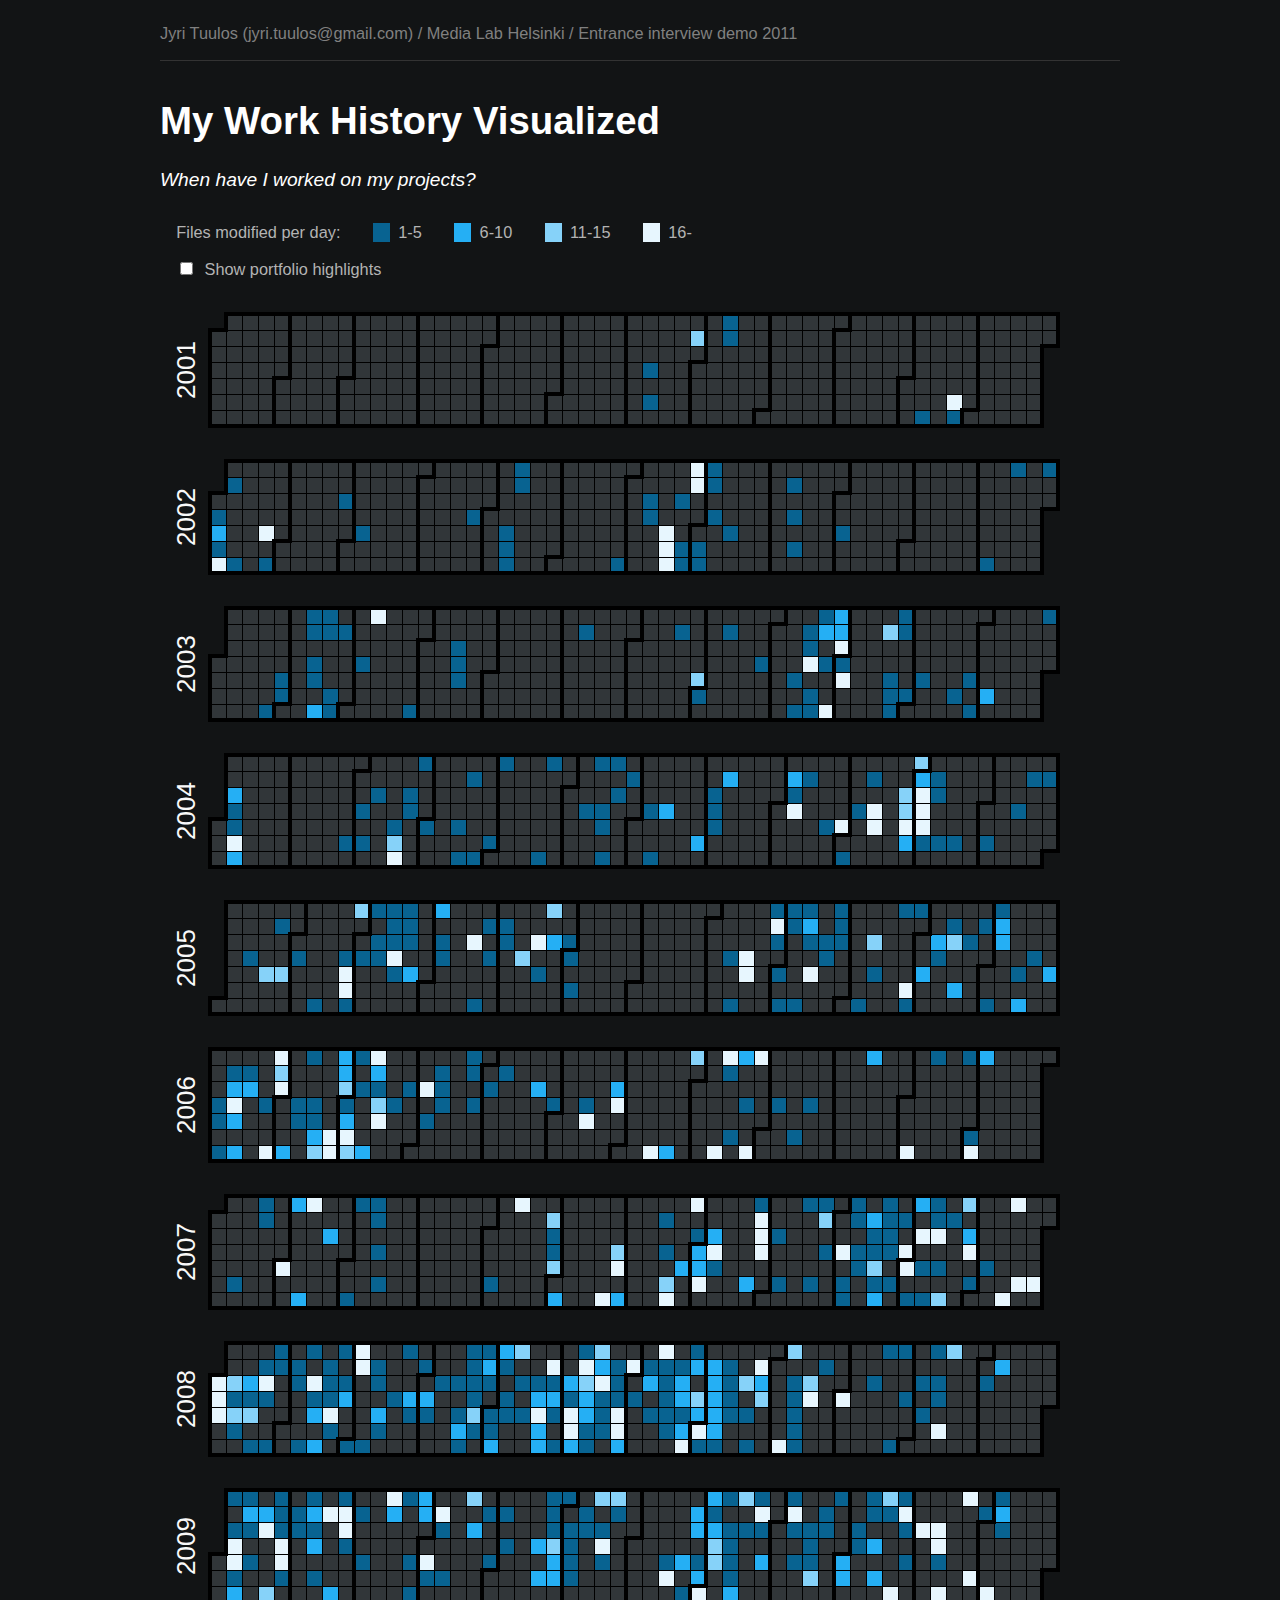
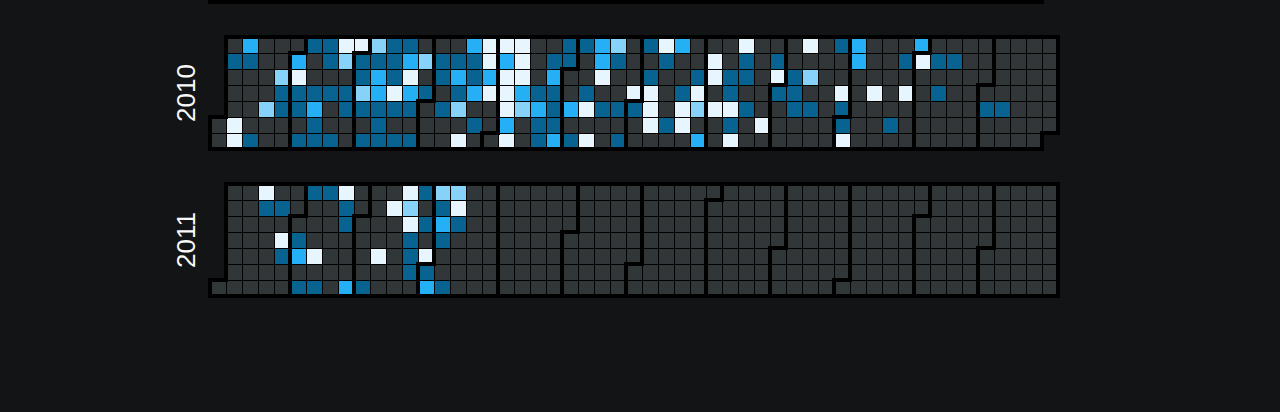
<file: mlab2011/index.html>
<!DOCTYPE html>
<html lang="en">
<head>
  <meta charset="utf-8" />
  <title>Jyri Tuulos / Media Lab Helsinki / Entrance interview demo 2011</title>
  <link rel="stylesheet" href="styles/fancybox/jquery.fancybox-1.3.4.css" type="text/css" media="screen" />
  <link type="text/css" rel="stylesheet" href="styles/main.css" />
  <link type="text/css" rel="stylesheet/less" href="styles/main.less" />
  
  <script type="text/javascript" src="scripts/less-1.0.41.min.js"></script>
  <script type="text/javascript" src="scripts/jquery-1.5.2.min.js"></script>
  <script type="text/javascript" src="scripts/jquery.svg.min.js"></script>
  <script type="text/javascript" src="scripts/jquery.svganim.min.js"></script>
  <script type="text/javascript" src="scripts/jquery.svgdom.min.js"></script>
  <script type="text/javascript" src="scripts/fancybox/jquery.fancybox-1.3.4.pack.js"></script>
  <script type="text/javascript" src="scripts/fancybox/jquery.mousewheel-3.0.4.pack.js"></script>
  
  <script type="text/javascript" src="scripts/d3/d3.js"></script>
  <script type="text/javascript" src="scripts/d3/d3.csv.js"></script>
  <script type="text/javascript" src="scripts/d3/d3.time.js"></script>
  <script type="text/javascript" src="scripts/d3/calendar.js"></script>
  <script type="text/javascript" src="scripts/mlab.demo.project-history.js"></script>
  <script type="text/javascript" src="scripts/mlab.demo.portfolio.js"></script>
</head>

<body>
  <div id="wrapper">
    <div id="header">Jyri Tuulos (jyri.tuulos@gmail.com) / Media Lab Helsinki / Entrance interview demo 2011</div>
    <div id="visualization">
      <h1>My Work History Visualized</h1>
      <p><em>When have I worked on my projects?</em></p>
      <ul id="legend">
        <li>Files modified per day:</li>
        <li class="category q0">1-5</li>
        <li class="category q1">6-10</li>
        <li class="category q2">11-15</li>
        <li class="category q3">16-</li>
      </ul>
      <div class="small settings">
        <input type="checkbox" id="marker-toggle" name="marker-toggle" />
        <label for="marker-toggle">Show portfolio highlights</label>
      </div>
      <div id="chart"></div>
    </div>
  
    <ul id="project-links">
      <a href="#project-humpla" name="First file" date="2001-07-11" title="humpla.avi - 11th July, 2001"></a>
      <a href="images/beach7.jpg" name="Beach" date="2002-07-27" title="beach7.jpg - 27th July, 2002"></a>
      <a href="images/ukkeli14.jpg" name="Ukkeli" date="2003-10-20" title="ukkeli14.jpg - 20th October, 2003"></a>
      
      <a rel="assembly04" name="Assembly '04" date="2004-07-14" href="images/jack2_20_animTest_f430.jpg" title="Project &quot;Jack&quot; - Happy - 15th July, 2004"></a>
      <a rel="assembly04" href="images/jack2_20_animTest_f202.jpg" title="Project &quot;Jack&quot; - Angry - 15th July, 2004"></a>
      <a rel="assembly04" href="images/jack2_20_animTest_f95.jpg" title="Project &quot;Jack&quot; - Surprise - 15th July, 2004"></a>
      <a rel="assembly04" href="images/shaky_screen2.jpg" title="Assembly 2004 Short film competition - The Universe is Shaky - Room shot"></a>
      <a rel="assembly04" href="images/shaky_screen3.jpg" title="Assembly 2004 Short film competition - The Universe is Shaky - Surprise shot"></a>
      
      <a href="images/tuulos_diplomi.jpg" name="Arts Diploma" date="2004-11-03" title="Arts Diploma Project - 11th November, 2004"></a>
      
      <a rel="photos" href="images/oja2.jpg" name="Photos" date="2005-03-24" title="Photography #1 - 24th March, 2005"></a>
      <a rel="photos" href="images/torni.jpg" title="Photography #2 - 24th March, 2005"></a>
      
      <a rel="lasi3d" href="images/lasi_3d_wip1.jpg" name="&quot;Hologram&quot;" date="2005-08-17" title="Fruit &quot;Hologram&quot; - 17th August, 2005"></a>
      <a rel="lasi3d" href="images/lasi_3d_wip2.jpg" title="Fruit &quot;Hologram&quot; - 17th August, 2005"></a>
      <a rel="lasi3d" href="images/lasi_3d_valmis.jpg" title="Fruit &quot;Hologram&quot; - 17th August, 2005"></a>
      
      <a rel="kotisivu2006" href="images/KS2006_luonnos02.jpg" name="Homepage 2006" date="2006-01-16" title="Personal portfolio website - 16th January, 2006"></a>
      <a rel="kotisivu2006" href="images/kotisivu2006.jpg" title="Personal portfolio website - 16th January, 2006"></a>
      
      <a rel="taik2006" href="images/jyri_tuulos_taik_aukeama_03.jpg" name="TaiK 2006" date="2006-03-16" title="TaiK / Graphic Design - Preliminary assignment - 16th March, 2006"></a>
      <a rel="taik2006" href="images/jyri_tuulos_taik_aukeama_05.jpg" title="TaiK / Graphic Design - Preliminary assignment - 16th March, 2006"></a>
      <a rel="taik2006" href="images/jyri_tuulos_taik_aukeama_06.jpg" title="TaiK / Graphic Design - Preliminary assignment - 16th March, 2006"></a>
      
      <a rel="msm" href="images/msm_website.png" date="2006-08-27" name="Manhattan Story Mashup" title="Manhattan Story Mashup (with Ville Tuulos and Jürgen Scheible) - 27th August, 2006"></a>
      <a rel="msm" href="images/msm_photo01.jpg" title="Manhattan Story Mashup logos (photo by Becky Stern)"></a>
      <a rel="msm" href="images/msm_photo02.jpg" title="Manhattan Story Mashup t-shirts (photo by Becky Stern)"></a>
      
      <a href="images/cannarit07.jpg" name="Freshman party" date="2007-11-13" title="Freshman students' party - 13th November, 2007"></a>
      <a href="images/m0_10110.jpg" name="Tietokilta" date="2008-01-03" title="Tietokilta 23rd anniversary - 3rd January, 2008"></a>
      <a href="images/iuc_juliste.png" name="ICML/UAI/COLT" date="2008-01-22" title="ICML/UAI/COLT 2008 conferences - Helsinki University, Department of Computer Science - 22nd January, 2008"></a>
      
      <a rel="apidock" href="images/railsdoc_screenshot03.jpg" name="APIdock" date="2008-06-11" title="Rails-doc.org website screenshot - 11th June, 2008"></a>
      <a rel="apidock" href="images/apidock.png" title="APIdock.com website screenshot - 17th April, 2011"></a>
      
      <a href="images/can_we_join_too.jpg" name="Assembly '08" date="2008-07-30" title="Assembly 2008 Graphics competition - &quot;Can we join too?&quot; - 30th July, 2008"></a>
      
      <a href="images/pervasive_logo.jpg" name="Pervasive 2010" date="2009-02-24" title="Pervasive 2010 conference logo - Helsinki University, Department of Computer Science - 24th February, 2009"></a>
      
      <a rel="flowdock" href="images/flowdock_logo03_white.png" name="Flowdock" date="2009-05-28" title="Flowdock logo - 28th May, 2009"></a>
      <a rel="flowdock" href="images/techcrunch_flowdock_2010-11-10.jpg" title="Flowdock in Techcrunch.com - 10th November, 2010"></a>
      
      <a href="images/the_hummingbird.jpg" name="Assembly '09" date="2009-08-05" title="Assembly 2009 Graphics competition - &quot;The Hummingbird&quot; (2nd place) - 5th August, 2009"></a>
      
      <a rel="aot" href="images/aaltoontracks_logo.png" name="Aalto on Tracks" date="2010-02-21" title="Aalto on Tracks logo - 21st February, 2010"></a>
      <a rel="aot" href="images/aot_website.jpg" title="Aalto on Tracks website - 17st April, 2011"></a>
      
      <a rel="aaltovg" href="images/aaltovg_logo.jpg" name="Aalto Venture Garage" date="2010-04-13" title="Aalto Venture Garage logo - 13th April, 2010"></a>
      <a rel="aaltovg" href="images/aaltovg_website.jpg" title="Aalto Venture Garage website - 4th October, 2010"></a>
      <a rel="aaltovg" href="images/aaltovg_kauppalehti_2010-10-01.jpg" title="Aalto Venture Garage in Kauppalehti.fi - 1st October, 2010"></a>
      
      <a href="images/flowdock_ui.jpg" name="Flowdock UI" date="2010-08-30" title="Flowdock user interface - 30th August, 2010"></a>
      
      <a rel="dominante" href="images/35v_juhlakonsertti_juliste.jpg" name="Dominante" date="2010-10-13" title="Dominante 35th anniversary concert poster - 13th October, 2010"></a>
      <a rel="dominante" href="images/dominante_lastenkonsertti.jpg" title="Dominante children's concert poster - 7th September, 2010"></a>
      <a rel="dominante" href="images/requiem2011_juliste.jpg" title="Dominante Requiem poster - 10th January, 2011"></a>
      
      <a rel="aow" href="images/aow_logo.jpg" name="Aalto on Waves" date="2011-03-22" title="Aalto on Waves logo - 22nd March, 2011"></a>
      <a rel="aow" href="images/aow_website.jpg" title="Aalto on Waves website - 17st April, 2011"></a>
      
      <a rel="mlab" href="#medialab_reasons" name="Today" date="2011-04-18"></a>
      <a rel="mlab" href="#medialab_contribute"></a>
    </ul>
  
    <div id="projects">
      <div id="project-humpla">
        <video width="640" height="480" controls preload loop>
          <source src="images/humpla.ogv" type='video/ogg; codecs="theora, vorbis"'>
          Sorry, video tag not supported
        </video>
      </div>
      
      <div id="medialab_reasons" class="medialab_slide">
        <h2>Why am I applying to the Media Lab?</h2>
        <ul class="big-points">
          <li>I learn best when around talented people</li>
          <li>I want to participate in interesting studies and research</li>
          <li>I've always wanted to study at TaiK</li>
        </ul>
      </div>
      <div id="medialab_contribute" class="medialab_slide">
        <h2>What can I bring to the Media Lab?</h2>
        <ul class="big-points">
          <li>I have a lot of knowledge about web technology and web businesses</li>
          <li>I can help other students realize their concepts and ideas</li>
          <li>I want to research new visualization methods</li>
        </ul>
      </div>
    </div>
    
  </div>
</body>
</html>
</file>
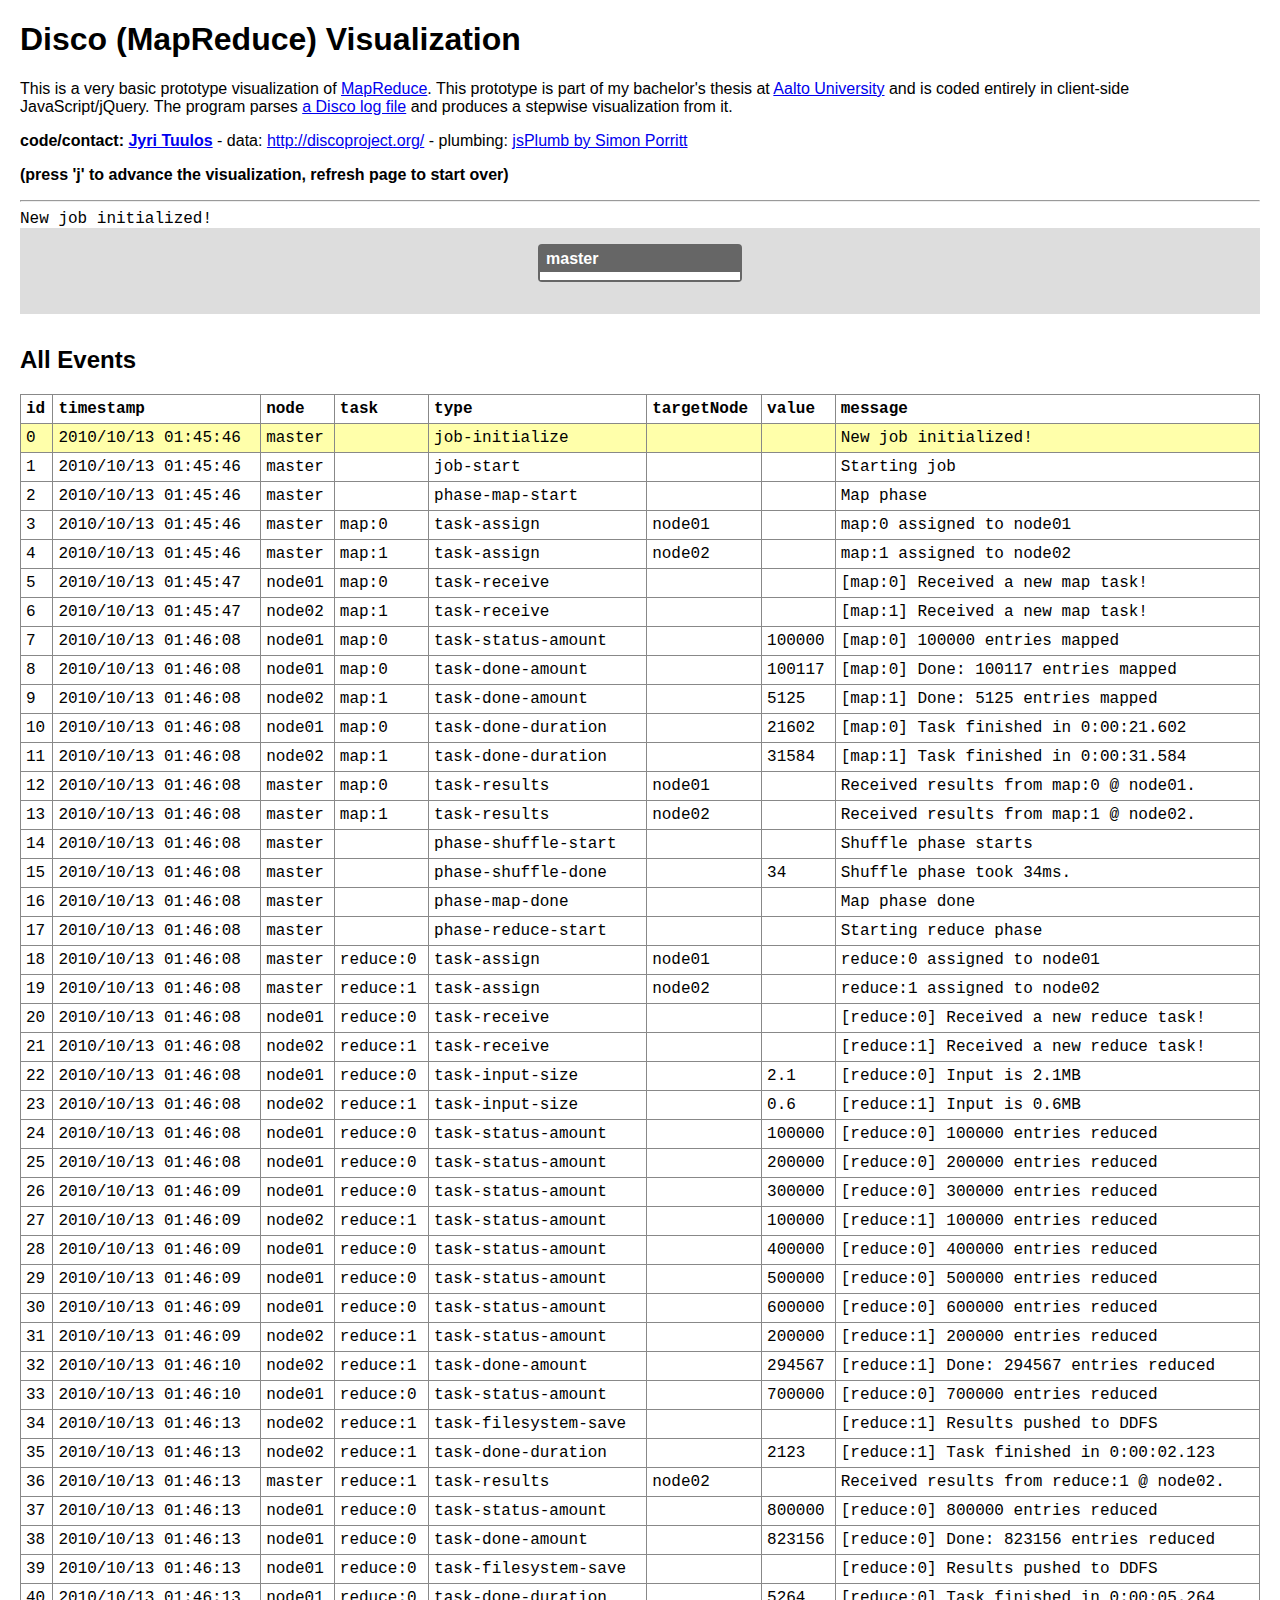
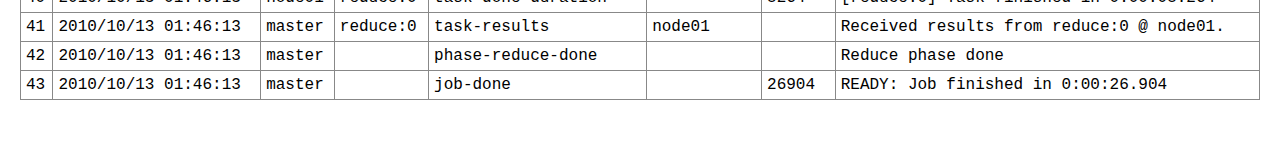
<file: mrVis/mrVis.html>
<!DOCTYPE html>
<html>
  <head>
    <meta http-equiv="Content-type" content="text/html; charset=utf-8" />
    <title>Disco (MapReduce) Visualization</title>
    <link rel="stylesheet" href="css/main.css" type="text/css" media="screen" charset="utf-8" />
    <!--[if IE]>
    <script type="text/javascript" src="lib/excanvas.js"></script>
    <![endif]-->
    <script type="text/javascript" src="lib/global-es5.js"></script>
    <script type="text/javascript" src="lib/date.js"></script>
    <script type="text/javascript" src="lib/json2.js"></script>
    <script type="text/javascript" src="lib/jquery-1.4.3.min.js"></script>
    <script type="text/javascript" src="lib/jquery-ui-1.8.6.custom.min.js"></script>
    <script type="text/javascript" src="lib/jquery.hotkeys.js"></script>
    <script type="text/javascript" src="lib/jquery.jsPlumb-1.2.3-all.js"></script>
    <script type="text/javascript" src="mrVis.logLoader.js"></script>
    <script type="text/javascript" src="mrVis.jsplumb.js"></script>
    <script type="text/javascript" src="mrVis.main.js"></script>
    <script type="text/javascript">
      var _gaq = _gaq || [];
      _gaq.push(['_setAccount', 'UA-19260971-1']);
      _gaq.push(['_trackPageview']);
      (function() {
      var ga = document.createElement('script'); ga.type = 'text/javascript'; ga.async = true;
      ga.src = ('https:' == document.location.protocol ? 'https://ssl' : 'http://www') + '.google-analytics.com/ga.js';
      var s = document.getElementsByTagName('script')[0]; s.parentNode.insertBefore(ga, s);
      })();
    </script>
  </head>
  <body>
    <h1>Disco (MapReduce) Visualization</h1>
    <p>This is a very basic prototype visualization of <a href="http://code.google.com/edu/parallel/mapreduce-tutorial.html">MapReduce</a>. This prototype is part of my bachelor's thesis at <a href="http://www.aalto.fi/en/">Aalto University</a> and is coded entirely in client-side JavaScript/jQuery. The program parses <a href="bible_rawevents_modified.txt">a Disco log file</a> and produces a stepwise visualization from it.</p>
    <p>
      <strong>code/contact: <a href="http://about.me/jyrituulos">Jyri Tuulos</a></strong> - 
      data: <a href="http://discoproject.org/">http://discoproject.org/</a> - 
      plumbing: <a href="http://code.google.com/p/jsplumb/">jsPlumb by Simon Porritt</a>
    </p>
    <p><strong>(press 'j' to advance the visualization, refresh page to start over)</strong></p>
    <hr />
    <div id="vis-log"></div>
    <div id="vis-container">
      <div id="vis-master"></div>
      <div id="vis-input" class="vis-column">
        <h2>Input</h2>
        <div class="nodes"></div>
      </div>
      <div id="vis-map" class="vis-column">
        <h2>Map</h2>
        <div class="nodes"></div>
      </div>
      <div id="vis-inter" class="vis-column">
        <h2>Temp</h2>
        <div class="nodes"></div>
      </div>
      <div id="vis-reduce" class="vis-column">
        <h2>Reduce</h2>
        <div class="nodes"></div>
      </div>
      <div id="vis-output" class="vis-column">
        <h2>Output</h2>
        <div class="nodes"></div>
      </div>
      <div id="vis-paths">
        <div id="vis-paths-control"></div>
        <div id="vis-paths-data"></div>
      </div>
    </div>
    <h2>All Events</h2>
    <table id="log-lines">
      <thead></thead>
      <tbody></tbody>
    </table>
  </body>
</html>
</file>
<file: mlab2011/styles/main.css>
body {
  font: 120% Arial, Helvetica, sans-serif;
  background: #121415;
  color: #ffffff;
}
#wrapper {
  width: 960px;
  margin: 0 auto;
  position: relative;
}
#header {
  font-size: 85%;
  color: #808080;
  border-bottom: 1px solid #333333;
  padding: 1em 0;
}
#project-links {
  display: none;
}
#projects {
  display: none;
}
.medialab_slide {
  padding: 2em;
  text-align: center;
}
.medialab_slide h2 {
  margin: 0 0 1em;
  padding-bottom: 0.6em;
  border-bottom: 1px solid #808080;
}
.medialab_slide ul.big-points {
  list-style-type: none;
  padding: 0;
}
.medialab_slide ul.big-points li {
  margin: 2em 0;
}
/* Calendar styles */
/*******************/
#visualization {
  margin: 2em 0 5em;
}
#visualization #legend {
  font-size: 85%;
  list-style-type: none;
  margin: 2em 0 1em;
  padding-left: 1em;
  color: #b3b3b3;
  overflow: hidden;
}
#visualization #legend li {
  float: left;
  margin-right: 2em;
}
#visualization #legend li.category {
  border-left: 1.1em solid #fff;
  padding-left: 0.5em;
}
#visualization #legend li.q0 {
  border-color: #086391;
}
#visualization #legend li.q1 {
  border-color: #25aff4;
}
#visualization #legend li.q2 {
  border-color: #86d2f9;
}
#visualization #legend li.q3 {
  border-color: #e7f6fe;
}
#visualization .settings {
  color: #b3b3b3;
  font-size: 85%;
  padding-left: 1em;
}
#visualization .settings input[type="checkbox"] {
  margin-right: 0.5em;
}
#visualization #chart {
  margin: 20px 0;
}
#visualization #chart .year-label {
  font: 26px sans-serif;
  fill: #f9f9f9;
  text-rendering: optimizeLegibility;
}
#visualization #chart .month {
  fill: none;
  stroke: black;
  stroke-width: 4px;
  shape-rendering: crispEdges;
}
#visualization #chart .day {
  fill: #313639;
  stroke: black;
  shape-rendering: crispEdges;
}
#visualization #chart .day.q0-4 {
  fill: #086391;
}
#visualization #chart .day.q1-4 {
  fill: #25aff4;
}
#visualization #chart .day.q2-4 {
  fill: #86d2f9;
}
#visualization #chart .day.q3-4 {
  fill: #e7f6fe;
}
#visualization #chart .marker-wrapper {
  cursor: pointer;
  display: none;
}
#visualization #chart .marker-wrapper .marker {
  stroke-width: 5px;
  stroke: #ffbb00;
  fill: rgba(255, 187, 0, 0.19999999999999996);
}
#visualization #chart .marker-wrapper .marker.visited {
  stroke: rgba(255, 187, 0, 0.4);
}
#visualization #chart .marker-wrapper .marker-label {
  font: 18px sans-serif;
  fill: #ffbb00;
  text-rendering: optimizeLegibility;
  font-weight: bold;
}
#visualization #chart .marker-wrapper .marker-label.shadow {
  fill: black;
}
#visualization #chart.markers .marker-wrapper {
  display: inline;
}
/* Fancybox styles */
/*******************/
#fancybox-wrap #fancybox-outer {
  background: #41484c;
}
#fancybox-wrap #fancybox-outer #fancybox-content {
  border-color: #41484c !important;
}
#fancybox-wrap #fancybox-outer #fancybox-title.fancybox-title-inside {
  font-size: 16px;
  background: #41484c;
  color: #cccccc;
  margin-top: 0.5em;
}
</file>
<file: mrVis/css/main.css>
body {
  font-family: sans-serif;
  margin: 20px;
  padding: 0;
}

#vis-log {
  font-family: Consolas, Monaco, monospace;
}
#vis-container {
  position: relative;
  float: left;
  width: 100%;
  margin-bottom: 2em;
  background: #ddd;
  padding: 1em 0 1em;
}
#vis-container #vis-master {
  display: none;
  margin-bottom: 1em;
}
#vis-container #vis-master .node {
  margin: 0 auto;
  width: 200px;
}
#vis-container .vis-column {
  position: relative;
  width: 11%;
  margin-right: 8%;
  margin-left: 1%;
  float: left;
  display: none;
}
#vis-container .node {
  background: #666;
  padding: 2px;
  -webkit-border-radius: 4px;
  -moz-border-radius: 4px;
  border-radius: 4px;
  margin-bottom: 1em;
}
#vis-container .node.running { background: #aa0; }
#vis-container .node.done { background: #060; }
#vis-container .node > div {
  padding: 4px 6px;
}
#vis-container .node .title {
  color: #fff;
  font-weight: bold;
}
#vis-container .node .info {
  background: #fff;
}

#vis-container .node.file {
  background: transparent;
  border: 2px solid #338;
}
#vis-container .node.file .title { color: #338; }

#vis-container #vis-paths {
  position: absolute;
}
#vis-container .node { z-index: 1000; }
._jsPlumb_endpoint { z-index: 999; }
._jsPlumb_connector { z-index: 998; }

#log-lines {
  width: 100%;
  border-collapse: collapse;
  font-family: Consolas, Monaco, monospace;
}
#log-lines tr.current {
  background-color: #ffa;
}
#log-lines th {
  text-align: left;
}
#log-lines td,
#log-lines th {
  padding: 5px;
  border: 1px solid #888;
}
</file>
